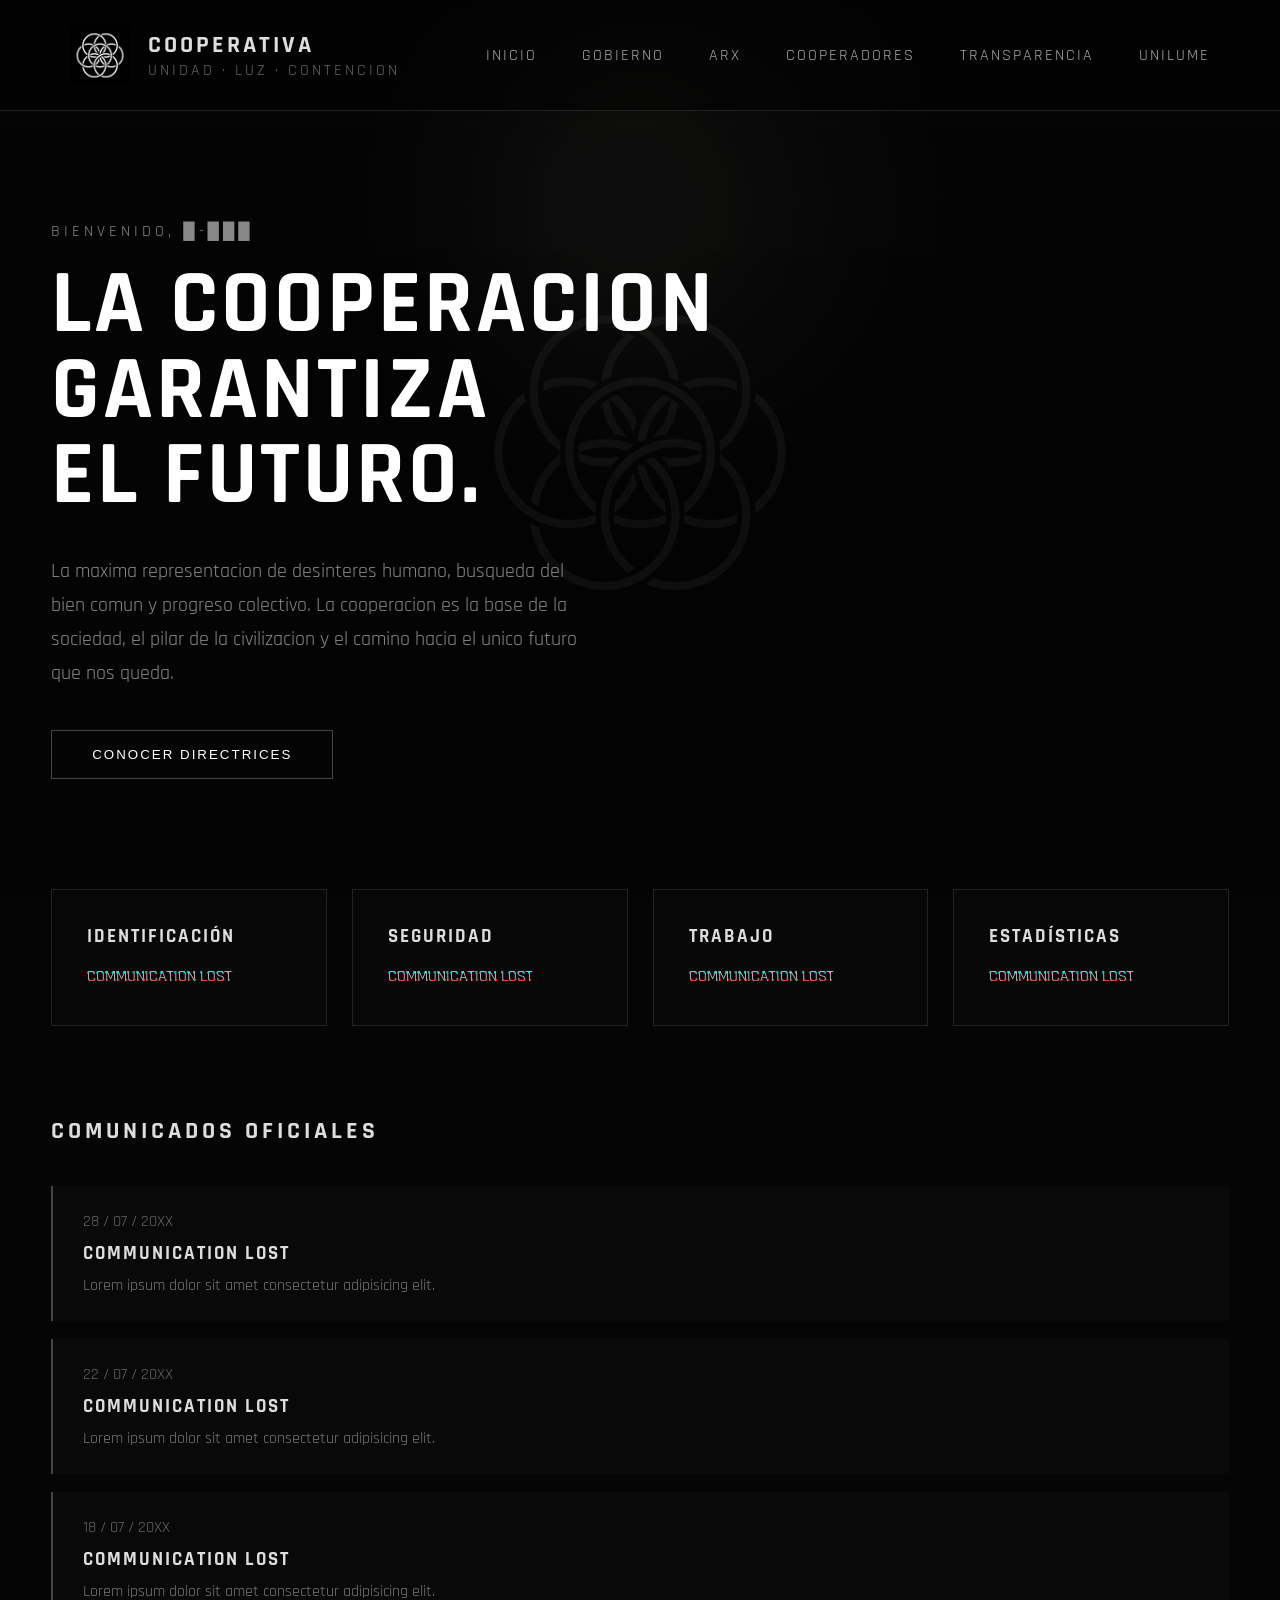
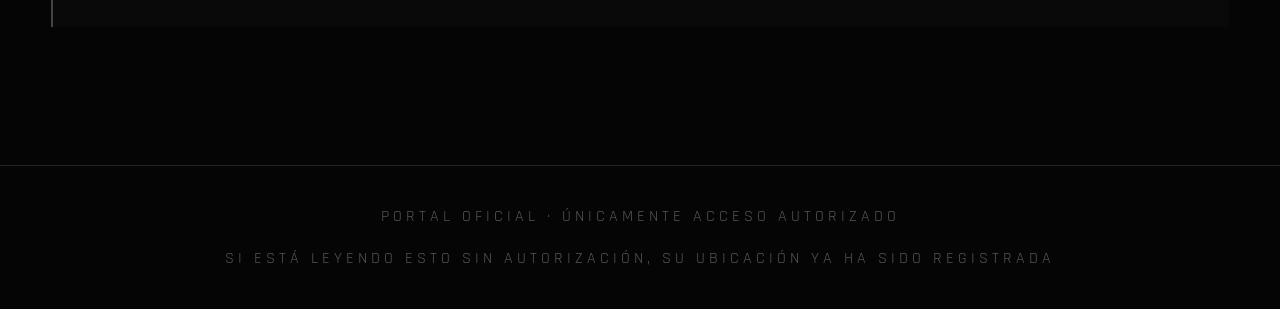
<file: index.html>
<!DOCTYPE html>
<html lang="es">
<head>
    <meta charset="UTF-8">
    <meta name="viewport" content="width=device-width, initial-scale=1.0">
    <title>COOPERATIVA</title>

    <link rel="preconnect" href="https://fonts.googleapis.com">
    <link rel="preconnect" href="https://fonts.gstatic.com" crossorigin>
    <link href="https://fonts.googleapis.com/css2?family=Rajdhani:wght@400;500;600;700&display=swap" rel="stylesheet">

    <link rel="stylesheet" href="style.css">
    <link rel="stylesheet" href="unilume.css">
</head>
<body>
    <div id="arxScreen">

    <p id="typewriter"></p>

</div>

    <div id="unilumeScreen">

    <div id="unilumeTerminal"></div>

</div>

    <div id="loader">

    <img src="coop.png" class="loaderLogo">

    <h1>COOPERATIVE NETWORK</h1>

    <div class="terminal">

        <p>> Inicializando sistema...</p>
        <p>> Verificando protocolos...</p>
        <p>> Conectando...</p>

    </div>

    <div class="loadingBar">

        <div class="progress"></div>

    </div>

    <span>CARGANDO...</span>

</div>

<audio id="buzzingSound" src="buzzing.mp3" loop preload="auto"></audio>

<div class="background-light" aria-hidden="true"></div>
<div class="background-logo" aria-hidden="true"></div>

<header>

    <div class="logo">

        <img src="coop.png" alt="Logo">

        <div>
            <h2>COOPERATIVA</h2>
            <p>UNIDAD · LUZ · CONTENCION </p>
        </div>

    </div>

    <nav>

        <a href="#">Inicio</a>
        <a href="#">Gobierno</a>
        <a href="#" id="arxBtn">Arx</a>
        <a href="#">Cooperadores</a>
        <a href="#">Transparencia</a>
        <a href="#" id="unilumeBtn">UNILUME</a>

    </nav>

</header>

<main>

<section class="hero">

    <span>BIENVENIDO, █-███</span>

    <h1>
        LA COOPERACION<br>
        GARANTIZA<br>
        EL FUTURO.
    </h1>

    <p>
        La maxima representacion de desinteres humano, busqueda del bien comun y progreso colectivo. La cooperacion es la base de la sociedad, el pilar de la civilizacion y el camino hacia el unico futuro que nos queda.
    </p>

    <button id="directrices">Conocer Directrices</button>


</section>
<img id="classified" src="classified-20xx.png" style="display:none;">

<section class="cards">

    <div class="card">
        <h3>Identificación</h3>
        <p data-text="COMMUNICATION LOST">
            COMMUNICATION LOST
        </p>
    </div>

    <div class="card">
        <h3>Seguridad</h3>
        <p data-text="COMMUNICATION LOST">
            COMMUNICATION LOST
        </p>
    </div>

    <div class="card">
        <h3>Trabajo</h3>
        <p data-text="COMMUNICATION LOST">
            COMMUNICATION LOST
        </p>
    </div>

    <div class="card">
        <h3>Estadísticas</h3>
        <p data-text="COMMUNICATION LOST">
            COMMUNICATION LOST
        </p>
    </div>

</section>


<section class="news" id="news">

    <h2 data-final="COMUNICADOS OFICIALES">
        COMUNICADOS OFICIALES
    </h2>

    <article>
        <span data-final="28 / 07 / 20XX">
            28 / 07 / 20XX
        </span>

        <h3 data-final="COMMUNICATION LOST">
            COMUNICADO #344 PREPARACION PARA LA ACTIVACION DEL ZENITH, ETAPA FINAL DEL PROYECTO "UNILUME"
        </h3>

        <p data-final="Lorem ipsum dolor sit amet consectetur adipisicing elit.">
            Este comunicado ha sido aprobado para su difusión.
        </p>
    </article>

    <article>
        <span data-final="22 / 07 / 20XX">
            22 / 04 / 20XX
        </span>

        <h3 data-final="COMMUNICATION LOST">
            COMUNICADO #343 FINALIZACION DE LA FASE 3 DEL PROYECTO "UNILUME"
        </h3>

        <p data-final="Lorem ipsum dolor sit amet consectetur adipisicing elit.">
            Este comunicado ha sido aprobado para su difusión.
        </p>
    </article>

    <article>
        <span data-final="18 / 07 / 20XX">
            18 / 01 / 20XX
        </span>

        <h3 data-final="COMMUNICATION LOST">
            COMUNICADO #342 EL AUCTOR HA SIDO ENCONTRADO, LA FASE 3 HA SIDO CONFIRMADA
        </h3>

        <p data-final="Lorem ipsum dolor sit amet consectetur adipisicing elit.">
            Este comunicado ha sido aprobado para su difusión.
        </p>
    </article>

</section>

</main>

<footer>

    PORTAL OFICIAL · ÚNICAMENTE ACCESO AUTORIZADO 
    <br><br>
    SI ESTÁ LEYENDO ESTO SIN AUTORIZACIÓN, SU UBICACIÓN YA HA SIDO REGISTRADA

</footer>
<script src="script.js"></script>

<!-- Realmente no entiendo como es que el dominio de esta pagina sigue en pie despues de tanto tiempo
parece haber interferencias con varias de sus funciones, no logro captar de donde viene
tal vez con algunos ajustes podramos recuperar informacion relevante  
-->

</body>
</html>
</file>
<file: style.css>
*{
    margin:0;
    padding:0;
    box-sizing:border-box;
}

body{

    font-family:'Rajdhani',sans-serif;
    background:#050505;
    color:#ddd;
    overflow-x:hidden;

}

/* Fondo */

.background-light{
    position:fixed;
    inset:0;
    z-index:-1;
    background:url("luz2.png") center center / cover no-repeat;
    opacity:.035;
    pointer-events:none;
    animation:backgroundGlow 2.4s ease-in-out infinite;
}

@keyframes backgroundGlow{
    0%, 100%{ opacity:.025; }
    8%{ opacity:.025; animation-timing-function:steps(1, end); }
    10%{ opacity:.14; }
    12%{ opacity:.03; }
    25%{ opacity:.075; }
    39%{ opacity:.19; animation-timing-function:steps(1, end); }
    40%{ opacity:.025; }
    52%{ opacity:.055; }
    59%{ opacity:.24; animation-timing-function:steps(1, end); }
    61%{ opacity:.03; }
    73%{ opacity:.13; }
    74%{ opacity:.025; }
    86%{ opacity:.06; }
    91%{ opacity:.18; animation-timing-function:steps(1, end); }
    92%{ opacity:.025; }
}

/* El texto titila al mismo ritmo que la luz del fondo. */
header :is(h2, h3, p, a, span),
header .logo img,
main :is(h1, h2, h3, p, a, span, button),
footer{
    animation:textFlicker 2.4s ease-in-out infinite;
}

@keyframes textFlicker{
    0%, 100%{ filter:brightness(1); }
    8%{ filter:brightness(1); animation-timing-function:steps(1, end); }
    10%{ filter:brightness(1.12); }
    12%{ filter:brightness(.96); }
    25%{ filter:brightness(1.05); }
    39%{ filter:brightness(1.16); animation-timing-function:steps(1, end); }
    40%{ filter:brightness(.92); }
    52%{ filter:brightness(1.03); }
    59%{ filter:brightness(1.18); animation-timing-function:steps(1, end); }
    61%{ filter:brightness(.97); }
    73%{ filter:brightness(1.1); }
    74%{ filter:brightness(.94); }
    86%{ filter:brightness(1.04); }
    91%{ filter:brightness(1.13); animation-timing-function:steps(1, end); }
    92%{ filter:brightness(.96); }
}

.hero h1{
    animation:titleFlicker 2.4s ease-in-out infinite;
}

@keyframes titleFlicker{
    0%, 100%{
        filter:brightness(.92);
        text-shadow:0 0 0 rgba(220,235,255,0);
    }
    8%{ filter:brightness(.92); animation-timing-function:steps(1, end); }
    10%{
        filter:brightness(1.45);
        text-shadow:0 0 24px rgba(220,235,255,.55);
    }
    17%{
        filter:brightness(1.12);
        text-shadow:0 0 10px rgba(220,235,255,.22);
    }
    25%{ filter:brightness(1.25); }
    39%{ filter:brightness(1.5); animation-timing-function:steps(1, end); }
    40%{
        filter:brightness(.62);
        text-shadow:0 0 0 rgba(220,235,255,0);
    }
    52%{ filter:brightness(.9); }
    59%{ filter:brightness(1.55); animation-timing-function:steps(1, end); }
    61%{ filter:brightness(.72); }
    73%{
        filter:brightness(1.35);
        text-shadow:0 0 18px rgba(220,235,255,.38);
    }
    74%{ filter:brightness(.68); }
    86%{ filter:brightness(1.02); }
    91%{ filter:brightness(1.48); animation-timing-function:steps(1, end); }
    92%{
        filter:brightness(.7);
        text-shadow:0 0 0 rgba(220,235,255,0);
    }
}

.background-logo{

    position:fixed;

    inset:0;

    background:url("coop2.png") center center / 700px auto no-repeat;

    opacity:.045;

    pointer-events:none;

    z-index:-2;

}

/* ruido */

body::before{

    content:"";

    position:fixed;

    inset:0;

    background:
    repeating-linear-gradient(
        0deg,
        transparent 0px,
        transparent 2px,
        rgba(255,255,255,.012) 3px
    );

    pointer-events:none;

    z-index:-1;

}

/* HEADER */

header{

    width:100%;

    display:flex;

    justify-content:space-between;

    align-items:center;

    padding:25px 70px;

    border-bottom:1px solid #222;

    background:rgba(0,0,0,.35);

    backdrop-filter:blur(6px);

}

.logo{

    display:flex;

    align-items:center;

    gap:18px;

}

.logo img{

    width:60px;

}

.logo h2{

    letter-spacing:3px;

    font-size:24px;

}

.logo p{

    color:#666;

    letter-spacing:3px;

}

nav{

    display:flex;

    gap:45px;

}

nav a{

    color:#aaa;

    text-decoration:none;

    text-transform:uppercase;

    letter-spacing:2px;

    transition:.25s;

}

nav a:hover{

    color:white;

}

/* HERO */

.hero{

    width:1200px;

    max-width:92%;

    margin:auto;

    padding:110px 0;

}

.hero span{

    color:#888;

    letter-spacing:4px;

}

.hero h1{

    margin-top:20px;

    font-size:90px;

    line-height:.95;

    letter-spacing:3px;

    color:white;

}

.hero p{

    width:550px;

    max-width:100%;

    margin-top:35px;

    color:#888;

    font-size:20px;

    line-height:1.7;

}

button{

    margin-top:40px;

    background:none;

    border:1px solid #444;

    color:white;

    padding:16px 40px;

    cursor:pointer;

    text-transform:uppercase;

    letter-spacing:2px;

    transition:.25s;

}

button:hover{

    background:#111;

    border-color:#888;

}

/* CARDS */

.cards{

    width:1200px;

    max-width:92%;

    margin:auto;

    display:grid;

    grid-template-columns:repeat(4,1fr);

    gap:25px;

    padding-bottom:90px;

}

.card{

    border:1px solid #222;

    background:rgba(255,255,255,.015);

    padding:35px;

    transition:.3s;

}

.card:hover{

    border-color:#666;

    background:rgba(255,255,255,.03);

}

.card h3{

    margin-bottom:15px;

    letter-spacing:2px;

    text-transform:uppercase;

}

.card p{

    color:#777;

    line-height:1.7;

}

/* NEWS */

.news{

    width:1200px;

    max-width:92%;

    margin:auto;

    padding-bottom:120px;

}

.news h2{

    margin-bottom:40px;

    letter-spacing:4px;

}

.news article{

    border-left:2px solid #444;

    padding:25px 30px;

    margin-bottom:18px;

    background:rgba(255,255,255,.02);

}

.news span{

    color:#666;

}

.news h3{

    margin:10px 0;

    letter-spacing:2px;

}

.news p{

    color:#777;

}

/* FOOTER */

footer{

    text-align:center;

    padding:40px;

    color:#555;

    border-top:1px solid #222;

    letter-spacing:4px;

    text-transform:uppercase;

}

/* Responsive */

@media(max-width:1000px){

header{

    flex-direction:column;

    gap:30px;

}

nav{

    flex-wrap:wrap;

    justify-content:center;

}

.hero h1{

    font-size:60px;

}

.cards{

    grid-template-columns:repeat(2,1fr);

}

}

@media(max-width:700px){

.cards{

    grid-template-columns:1fr;

}

.hero h1{

    font-size:45px;

}

}
.card p{
    position: relative;
    display: inline-block;
    color: #d8d8d8;
    animation: glitch 0.5s infinite, textFlicker 2.4s ease-in-out infinite;
}

.card p::before,
.card p::after{
    content: attr(data-text);
    position: absolute;
    left: 0;
    top: 0;
    width: 100%;
    overflow: hidden;
}

.card p::before{
    color: #00ffff;
    transform: translate(-1px,0);
    clip-path: inset(0 0 60% 0);
    animation: glitchTop 0.5s infinite;
}

.card p::after{
    color: #ff2222;
    transform: translate(1px,0);
    clip-path: inset(60% 0 0 0);
    animation: glitchBottom 0.5s infinite;
}

@keyframes glitch{

    0%,90%,100%{
        transform:none;
    }

    91%{
        transform:translate(-1px,0);
    }

    92%{
        transform:translate(2px,0);
    }

    93%{
        transform:translate(-2px,0);
    }

    94%{
        transform:none;
    }
}

@keyframes glitchTop{

    0%,90%,100%{
        transform:translate(0,0);
    }

    91%{
        transform:translate(-3px,-2px);
    }

    92%{
        transform:translate(3px,2px);
    }

    93%{
        transform:translate(-2px,1px);
    }

    94%{
        transform:translate(0,0);
    }
}

@keyframes glitchBottom{

    0%,90%,100%{
        transform:translate(0,0);
    }

    91%{
        transform:translate(3px,2px);
    }

    92%{
        transform:translate(-3px,-2px);
    }

    93%{
        transform:translate(2px,-1px);
    }

    94%{
        transform:translate(0,0);
    }
}
#loader{

    position:fixed;
    inset:0;

    background:#020202;

    display:flex;
    flex-direction:column;

    justify-content:center;
    align-items:center;

    z-index:99999;

    animation:fadeLoader .8s ease 5s forwards;

}

.loaderLogo{

    width:180px;

    opacity:.18;

    margin-bottom:30px;

    animation:pulse 2s infinite;

}

#loader h1{

    letter-spacing:8px;

    margin-bottom:35px;

    color:#ddd;

}

.terminal{

    width:500px;

    max-width:90%;

    color:#8f8;

    font-family:monospace;

    margin-bottom:40px;

}

.terminal p{

    margin:8px 0;

}

.loadingBar{

    width:420px;

    max-width:90%;

    height:4px;

    background:#222;

}

.progress{

    height:100%;

    background:white;

    width:0;

    animation:loading 5s linear forwards;

}

#loader span{

    margin-top:20px;

    letter-spacing:4px;

    color:#888;

}

@keyframes loading{

    from{
        width:0;
    }

    to{
        width:100%;
    }

}

@keyframes pulse{

    0%,100%{

        opacity:.12;
        transform:scale(1);

    }

    50%{

        opacity:.22;
        transform:scale(1.03);

    }

}

@keyframes fadeLoader{

    to{

        opacity:0;
        visibility:hidden;

    }

}
#arxScreen{

    position: fixed;
    inset: 0;

    background: #000;

    display: none;

    justify-content: center;
    align-items: center;

    z-index: 999999;

}

#arxScreen.show{

    display: flex;

}

#typewriter{

    color: white;

    font-size: 42px;

    font-family: monospace;

    text-align: center;

    white-space: pre-line;

    line-height: 1.5;

}
.news.glitch{

    animation: newsGlitch .15s linear 4;

}

@keyframes newsGlitch{

    0%{
        transform:translate(0);
        filter:none;
    }

    25%{
        transform:translate(-4px,2px);
        filter:hue-rotate(90deg);
    }

    50%{
        transform:translate(4px,-2px);
    }

    75%{
        transform:translate(-2px,-1px);
    }

    100%{
        transform:none;
        filter:none;
    }

}
</file>
<file: unilume.css>
#unilumeScreen{

    position: fixed;
    inset: 0;

    background: #000;

    display: none;

    justify-content: center;
    align-items: flex-start;

    z-index: 999999;

    overflow: hidden;

}

#unilumeScreen.show{

    display: flex;

}

#unilumeTerminal{

    width: 100%;
    height: 100%;

    padding: 40px 50px;

    color: #33ff33;

    font-family: monospace;

    font-size: 16px;

    line-height: 1.4;

    overflow-y: auto;

    white-space: pre;

    text-shadow: 0 0 6px rgba(51,255,51,.6);

}

#unilumeTerminal p{

    margin: 0;

    opacity: 0;

    animation: termLine .08s forwards;

}

#unilumeTerminal p.err{

    color: #ff3333;

    text-shadow: 0 0 6px rgba(255,51,51,.6);

}

#unilumeTerminal p.final{

    color: #ff2222;

    font-size: 34px;

    letter-spacing: 6px;

    margin-top: 30px;

    text-align: center;

    text-shadow: 0 0 14px rgba(255,34,34,.9);

    animation: termFinal .2s forwards;

}

@keyframes termLine{

    from{
        opacity: 0;
    }

    to{
        opacity: 1;
    }

}

@keyframes termFinal{

    0%{
        opacity: 0;
        transform: translateY(10px);
    }

    100%{
        opacity: 1;
        transform: none;
    }

}

#unilumeTerminal::-webkit-scrollbar{

    width: 8px;

}

#unilumeTerminal::-webkit-scrollbar-thumb{

    background: #1a5c1a;

}
</file>
